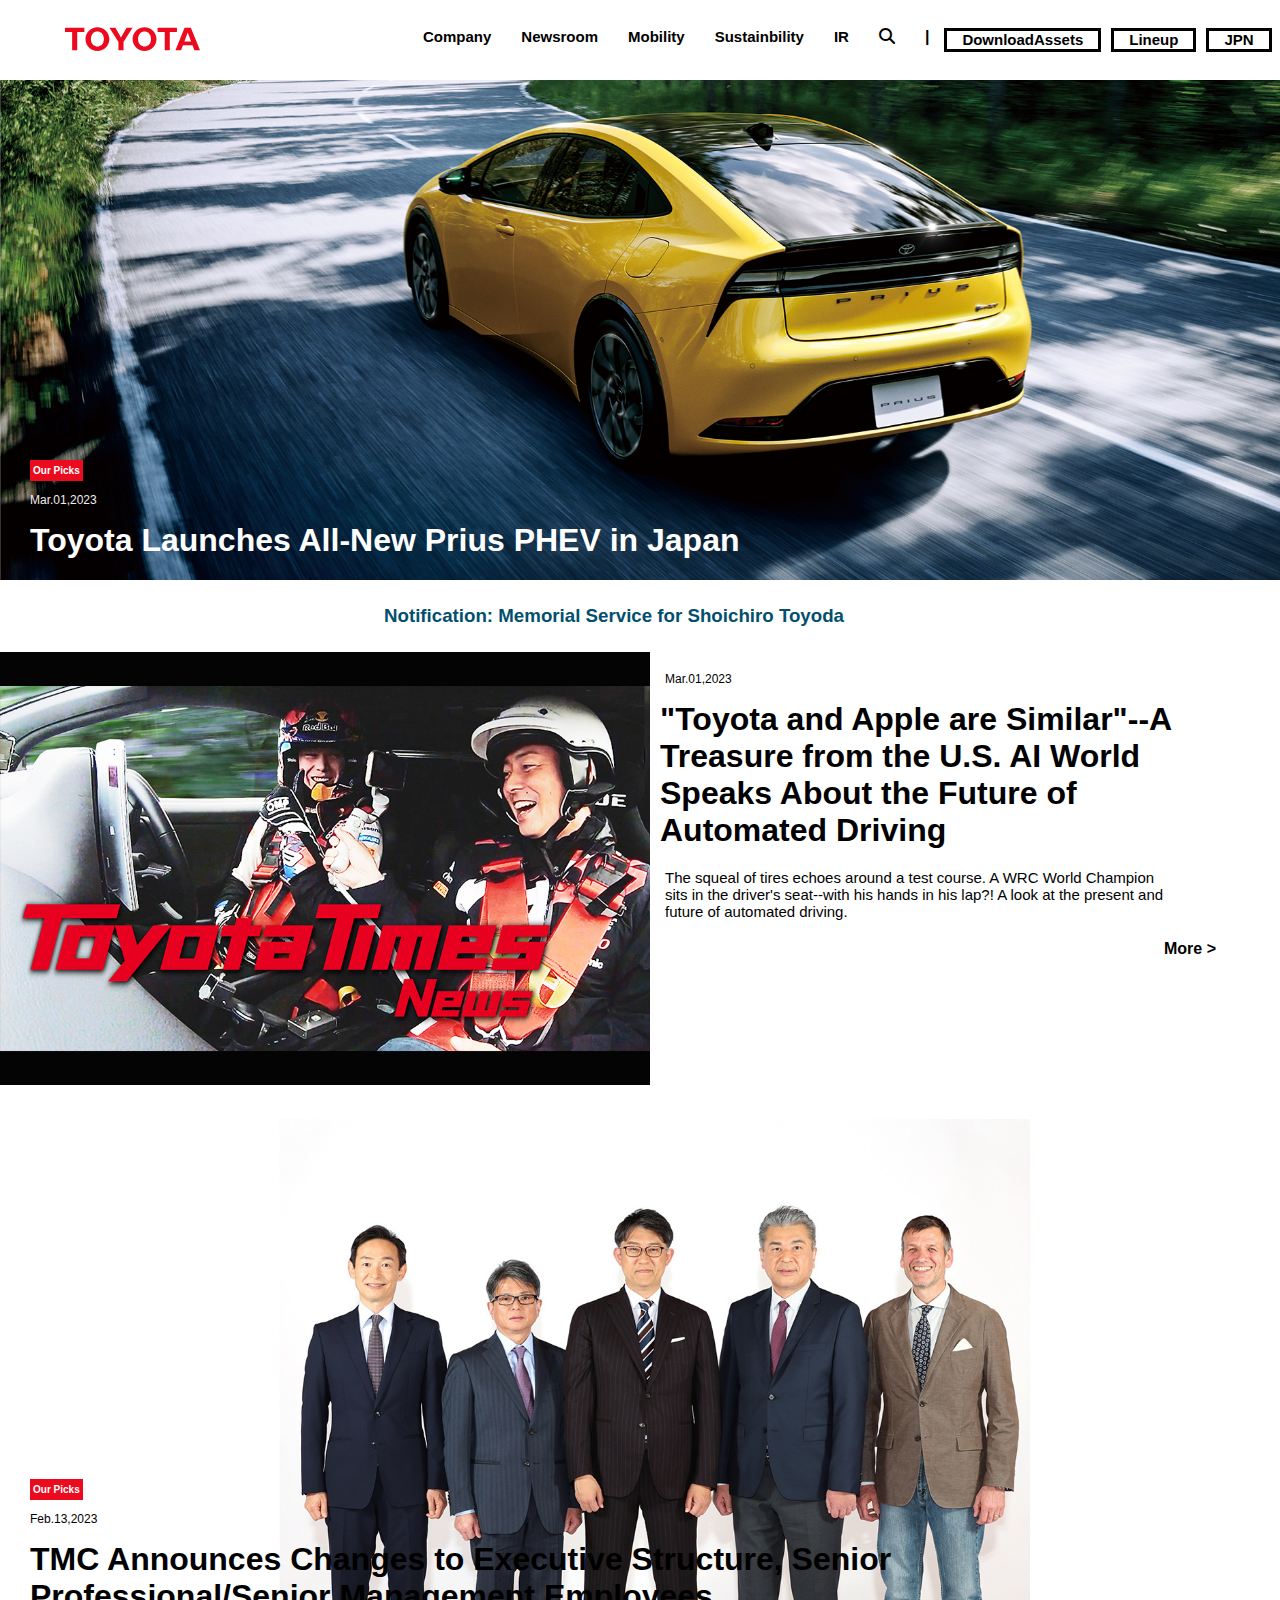
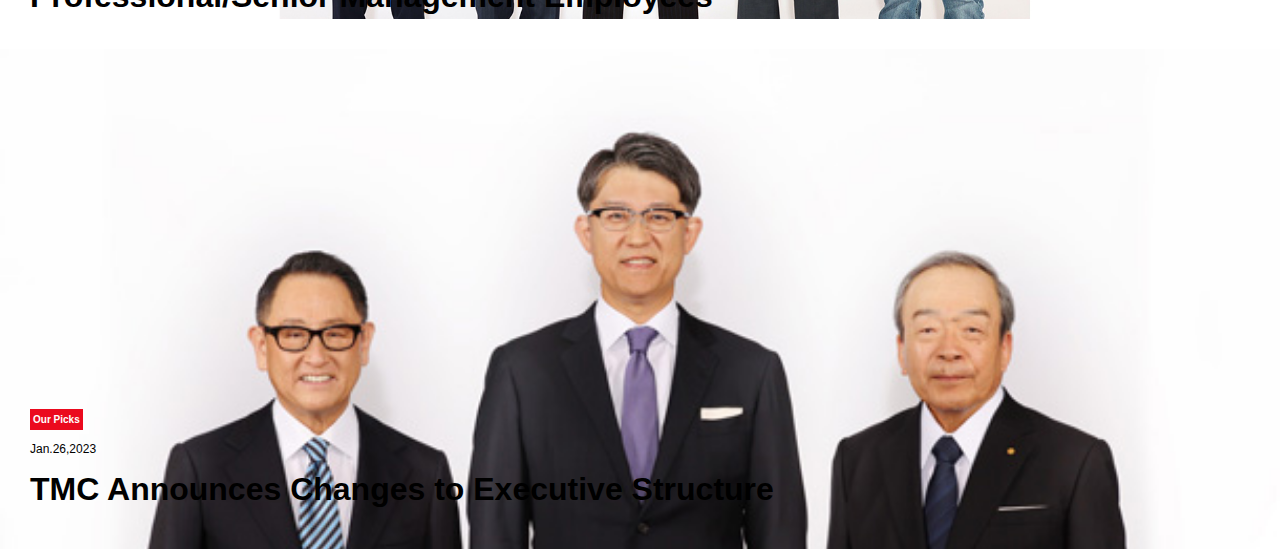
<file: index.html>
<!DOCTYPE html>
<html lang="en">
<head>
    <meta charset="UTF-8">
    <meta http-equiv="X-UA-Compatible" content="IE=edge">
    <meta name="viewport" content="width=device-width, initial-scale=1.0">
    <title>Document</title>

    <link rel="stylesheet" href="https://cdnjs.cloudflare.com/ajax/libs/font-awesome/6.3.0/css/all.min.css"/>

    <link rel="stylesheet" href="style.css">
</head>
<body>
    

<header>
    <div class="nav_mainbox">
    <nav class="navbar">
                
         <a href="index.html" class="navpage"> <img src="globaltoyota_logo.svg" alt=""></a>

        <div class="nav_menu">
            <li><a href=""><b> Company</b></a></li>
            <li><a href=""><b> Newsroom</b></a></li>
            <li><a href=""><b> Mobility</b></a> </li>
            <li><a href=""><b> Sustainbility</b></a></li>
            <li><a href=""><b> IR</b></a> </li>
            <li><i class="fa-solid fa-magnifying-glass"></i></li>          
            <li><b>|</b></li>          
            <li class="border"><a href=""><b>DownloadAssets</b></a> </li>          
            <li class="border"><a href=""><b>Lineup</b></a> </li>          
            <li class="border"><a href=""><b>JPN</b></a> </li>          
        </div>
    </nav>

    
    </div>
</header>


<section class="section-one">
    <div>
        <b>Our Picks</b>
        <p>Mar.01,2023</p>
        <h1>Toyota Launches All-New Prius PHEV in Japan</h1>
    </div>

    
</section>

<div class="notifi">
<h3 class="notification"> Notification: Memorial Service for Shoichiro Toyoda</h3>
</div>

<section class="section-two">

    <div class="section-two-left">
    <img src="pic/sider image 01.jpg" width="650px" alt="">    
    </div>

    <div class="section-two-right">
        <p class="para01">Mar.01,2023</p>
        <h1>"Toyota and Apple are Similar"--A Treasure from the U.S. AI World Speaks About the Future of Automated Driving</h1>
        <p class="para02">The squeal of tires echoes around a test course. A WRC World Champion sits in the driver's seat--with his hands in his lap?!
            A look at the present and future of automated driving.</p>
        <p class="more"> More ></p>
    </div>

</section>

<section class="section-tree">
    <div>
        <b>Our Picks</b>
        <p>Feb.13,2023</p>
        <h1>TMC Announces Changes to Executive Structure, Senior Professional/Senior Management Employees</h1>
    </div>

    
</section>

<section class="section-four">
    <div>
        <b>Our Picks</b>
        <p>Jan.26,2023</p>
        <h1>TMC Announces Changes to Executive Structure</h1>
    </div>

    
</section>

</body>
</html>
</file>
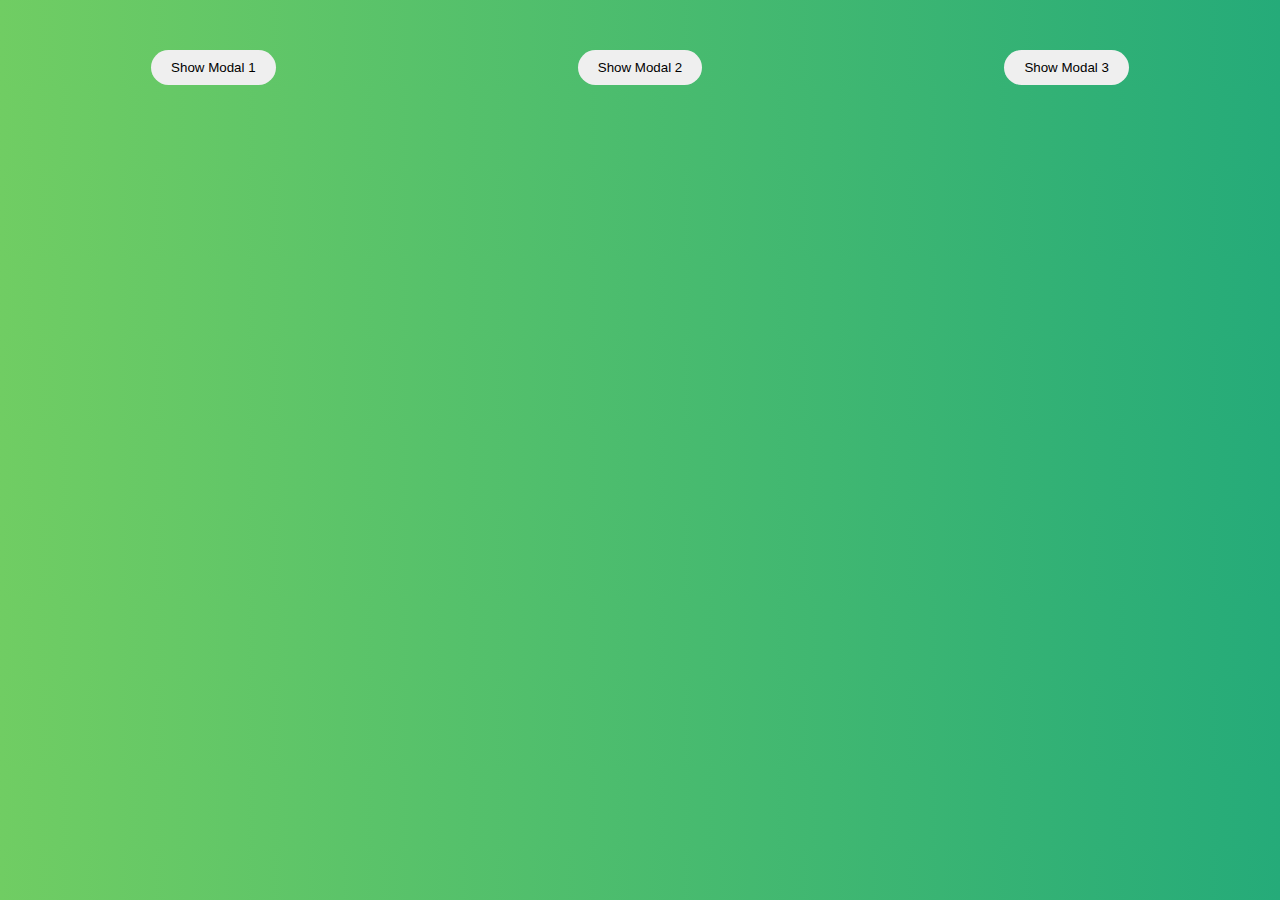
<file: modal/index.html>
<!DOCTYPE html>
<html lang="en">
<head>
    <meta charset="UTF-8">
    <meta http-equiv="X-UA-Compatible" content="IE=edge">
    <meta name="viewport" content="width=
    , initial-scale=1.0">
    <link rel="stylesheet" href="style.css">
    <title>Modal Opener</title>
</head>
<body>
    <div class="myMain">
        <button class="modalButton">Show Modal 1</button>
        <button class="modalButton">Show Modal 2</button>
        <button class="modalButton">Show Modal 3</button>
    </div>
    <div class="modal hidden">
        <button class="close">X</button>
        <p>Lorem ipsum, dolor sit amet consectetur adipisicing elit. Excepturi delectus facilis veniam magnam voluptas laudantium illo quos vero iure neque, eos voluptate pariatur nemo itaque culpa, illum eaque officiis ullam?</p>
    </div>
    <div class="overlay hidden"></div>



    <script src="app.js"></script>
</body>
</html>
</file>
<file: style.css>
*{
    box-sizing: border-box;
    margin: 0;
    padding: 0;
    list-style: none;
    text-decoration: none;
    font-family: "Rubik", sans-serif;
}

body{
    width: 100%;
}

              /* header start */

header{
    width: 100%;
    background-color:  #fff;
}

.nav_mainbox{
    width: 90%;
    display: flex;
    justify-content: space-between;
    align-items: center;
    height: 5rem;
    margin: 0 auto;
}

.navbar{
    display: flex;
    align-items: center;
}

.navpage{
    color: #fff;
    font-size: 1.2rem;
    font-weight: 600;
}

.navbar a{
    font-size: 15px;
    text-decoration: none;
    color: #000000;
}

.border{
    border:#000000 solid 3px;
    margin-right: 10px;
}

.nav_menu li{
    padding-left: 15px;
    padding-right: 15px;
    /* font-size: 1rem ; */
}

.nav_menu a:hover{
    color: #659e2d;
    transition: 0.5s ease-in;
}

.nav_menu{
    display: flex;
    justify-content: space-between;
    padding-left: 13rem;
}

i{
    font-size: 1rem;
}

i:hover{
    /* color: #659e2d; */
    cursor: pointer;
}

.border a:hover{
    color: #eb0a1e;
    transition: 0.5s ease-in;
}

.border:hover{
    border-color: #eb0a1e;
    transition: 0.5s ease-in;
}

              /* header start */


              /* section one start */

.section-one{
    background-image: url('pic/car.jpg');
    width: 100%;
    height: 500px;
    background-size: cover;
}

.section-one div{
    color: #fff;
    padding-top: 380px;
    padding-left: 30px;
}

.section-one b{
    font-weight: 900;
    font-size: 10px;
    background-color: #eb0a1e;
    padding: 5px 3px;
}

.section-one p{
    color: #eee;
    font-size: 12px;
    margin-top: 15px;
}

.section-one h1{
    margin-top: 15px;
}

.notification{
    width: 40%;
    color: #034f6d;
    margin-top: 25px;
    margin-bottom: 25px;
    margin-left: 30%;
}

.notification:hover{
    color: #eb0a1e;
    text-decoration: underline;
}

        /* section one end */

        /* section two start */

.section-two{
    width: 100%;
    display: flex;
    cursor: pointer;
}    

.section-two:hover{
    color: #eb0a1e;
    transition: 0.5s ease-in;
}
.section-two-left{
    width: 50%;
}

.section-two-right{
    width: 50%;
}

.para01{
    font-size: 12px;
    margin-top: 20px;
    margin-left: 25px;
}

.section-two-right h1{
    width: 85%;
    margin-top: 15px;
    margin-left: 20px;
}

.para02{
    width: 80%;
    font-size: 15px;
    margin-top: 20px;
    margin-bottom: 20px;
    margin-left: 25px;
}

.more{
    font-weight: 700;
    display: flex;
    justify-content: flex-end;
    margin-right: 10%;
}

        /* section two end */

        /* section tree start */

.section-tree{
    background-image: url('pic/people01.jpg');
    width: 100%;
    height: 500px;
    background-size: cover;
    margin-top: 30px;
}
.section-tree div{
    color: black;
    padding-top: 360px;
    padding-left: 30px;
}

.section-tree b{
    font-weight: 900;
    font-size: 10px;
    color: #fff;
    background-color: #eb0a1e;
    padding: 5px 3px;
}

.section-tree p{
    color: black;
    font-size: 12px;
    margin-top: 15px;
}

.section-tree h1{
    font-weight: 900;
    margin-top: 15px;
    width: 90%;
}

        /* section tree end */

        /* section four start */

.section-four{
    background-image: url('pic/peple02.jpg');
    width: 100%;
    height: 500px;
    background-size: cover;
    background-repeat: no-repeat;
    margin-top: 30px;
}
.section-four div{
    color: black;
    padding-top: 360px;
    padding-left: 30px;
}

.section-four b{
    font-weight: 900;
    font-size: 10px;
    color: #fff;
    background-color: #eb0a1e;
    padding: 5px 3px;
}

.section-four p{
    color: black;
    font-size: 12px;
    margin-top: 15px;
}

.section-four h1{
    font-weight: 900;
    margin-top: 15px;
    width: 90%;
}

        /* section four end */
</file>
<file: modal/style.css>
* {
    padding: 0;
    box-sizing: border-box;
    margin: 0;
}

body {
    background-image: linear-gradient(to right, #70cd63, #25ab79);
}

.myMain {
    display: flex;
    justify-content: space-around;
}

.modalButton {
    border-radius: 50px;
    border: none;
    padding: 10px 20px;
    margin-top: 50px;
}

.overlay {
    background-color: black;
    position: absolute;
    /* height: 500px; */
    top: 0;
    bottom: 0;
    left: 0;
    right: 0;
    opacity: 0.7;
}

.hidden {
    display: none;
}

.modal {
    position: relative;
    height: 50%;
    width: 50%;
    background-color: white;
    border-radius: 20px;
    padding: 50px 20px;
    margin: 50px auto 0 auto;
    z-index: 2;
}

.close {
    position: absolute;
    right: 0;
    top: 0;
    padding: 5px;
    margin: 10px;
}
</file>
